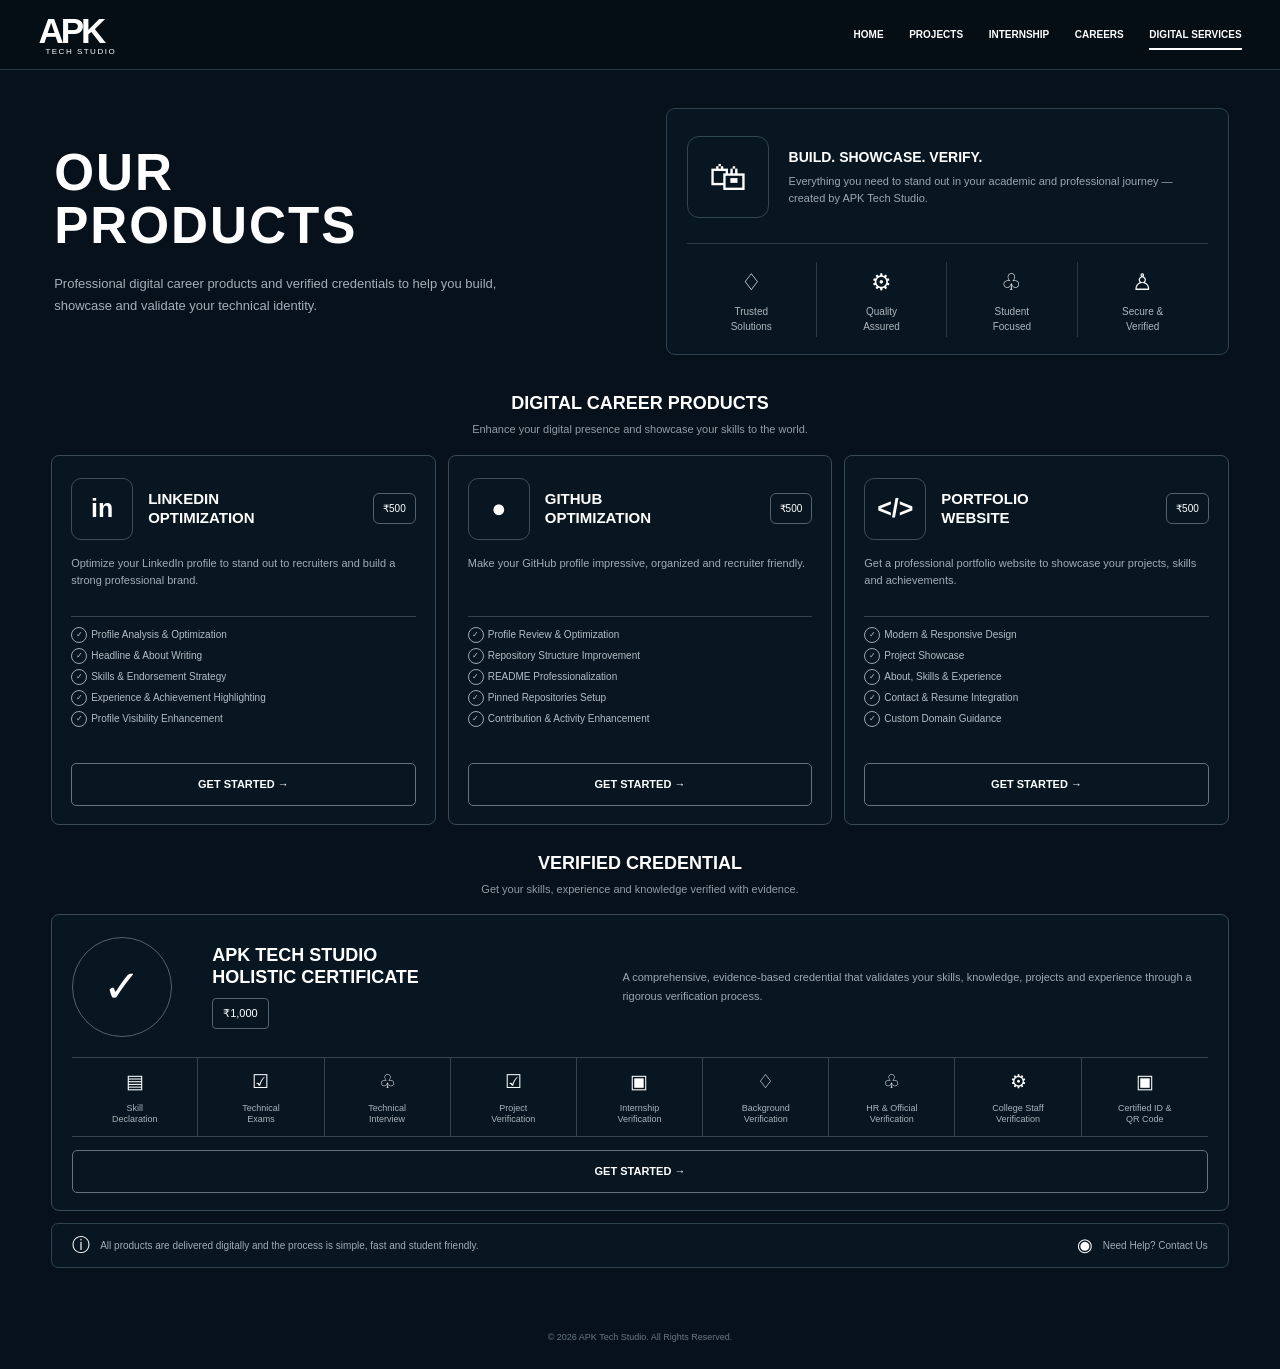
<file: digitalcareer.html>
<!DOCTYPE html>
<html lang="en">

<head>
    <meta charset="UTF-8">
    <meta name="viewport" content="width=device-width, initial-scale=1.0">

    <title>Products | APK Tech Studio</title>

    <link rel="stylesheet" href="digitalcareer.css">
</head>

<body>

    <!-- ================= NAVBAR ================= -->

    <header>

        <div class="logo">
            <div>APK</div>
            <span>TECH STUDIO</span>
        </div>

        <nav>
            <a href="home.html" class="active">HOME</a>
            <a href="https://forms.gle/o29UfXavdAGyxfG38" class="active">PROJECTS</a>
            <a href="internship.html" class="active">INTERNSHIP</a>
            <a href="https://docs.google.com/forms/d/e/1FAIpQLSdUC4N2FlHayBWCb3p4IaJCZSaL9d277mlprMPJHVKOxupXRQ/viewform?usp=header" class="active">CAREERS</a>
            <a href="digitalcareer.html" class="active">DIGITAL SERVICES</a>
            
        </nav>

  
    </header>


    <!-- ================= MAIN CONTENT ================= -->

    <main>


        <!-- ================= HERO SECTION ================= -->

        <section class="hero">

            <!-- LEFT SIDE -->

            <div class="hero-content">


                <h1>
                    OUR<br>
                    PRODUCTS
                </h1>

                <p>
                    Professional digital career products and verified
                    credentials to help you build, showcase and validate
                    your technical identity.
                </p>

            </div>


            <!-- RIGHT SIDE -->

            <div class="product-intro">

                <div class="intro-top">

                    <div class="intro-icon">
                        🛍
                    </div>

                    <div>
                        <h2>
                            BUILD. SHOWCASE. VERIFY.
                        </h2>

                        <p>
                            Everything you need to stand out in your
                            academic and professional journey —
                            created by APK Tech Studio.
                        </p>
                    </div>

                </div>


                <div class="intro-features">

                    <div>
                        <span>♢</span>
                        <p>
                            Trusted<br>
                            Solutions
                        </p>
                    </div>

                    <div>
                        <span>⚙</span>
                        <p>
                            Quality<br>
                            Assured
                        </p>
                    </div>

                    <div>
                        <span>♧</span>
                        <p>
                            Student<br>
                            Focused
                        </p>
                    </div>

                    <div>
                        <span>♙</span>
                        <p>
                            Secure &<br>
                            Verified
                        </p>
                    </div>

                </div>

            </div>

        </section>


        <!-- ================= DIGITAL CAREER PRODUCTS ================= -->

        <section class="digital-products">

            <div class="section-heading">

                <h2>
                    DIGITAL CAREER PRODUCTS
                </h2>

                <p>
                    Enhance your digital presence and showcase your
                    skills to the world.
                </p>

            </div>


            <div class="product-cards">


                <!-- LINKEDIN -->

                <div class="product-card">

                    <div class="product-title">

                        <div class="product-icon">
                            in
                        </div>

                        <h3>
                            LINKEDIN<br>
                            OPTIMIZATION
                        </h3>

                        <span class="price">
                            ₹500
                        </span>

                    </div>


                    <p class="product-description">
                        Optimize your LinkedIn profile to stand out
                        to recruiters and build a strong professional
                        brand.
                    </p>


                    <ul>

                        <li>
                            Profile Analysis & Optimization
                        </li>

                        <li>
                            Headline & About Writing
                        </li>

                        <li>
                            Skills & Endorsement Strategy
                        </li>

                        <li>
                            Experience & Achievement Highlighting
                        </li>

                        <li>
                            Profile Visibility Enhancement
                        </li>

                    </ul>


                    <a href="https://forms.gle/jHuA8k8XFBiJCNrs9" target="_blank">
                        GET STARTED →
                    </a>

                </div>


                <!-- GITHUB -->

                <div class="product-card">

                    <div class="product-title">

                        <div class="product-icon">
                            ●
                        </div>

                        <h3>
                            GITHUB<br>
                            OPTIMIZATION
                        </h3>

                        <span class="price">
                            ₹500
                        </span>

                    </div>


                    <p class="product-description">
                        Make your GitHub profile impressive,
                        organized and recruiter friendly.
                    </p>


                    <ul>

                        <li>
                            Profile Review & Optimization
                        </li>

                        <li>
                            Repository Structure Improvement
                        </li>

                        <li>
                            README Professionalization
                        </li>

                        <li>
                            Pinned Repositories Setup
                        </li>

                        <li>
                            Contribution & Activity Enhancement
                        </li>

                    </ul>


                    <a href="https://forms.gle/jHuA8k8XFBiJCNrs9" target="_blank">
                        GET STARTED →
                    </a>

                </div>


                <!-- PORTFOLIO -->

                <div class="product-card">

                    <div class="product-title">

                        <div class="product-icon">
                            &lt;/&gt;
                        </div>

                        <h3>
                            PORTFOLIO<br>
                            WEBSITE
                        </h3>

                        <span class="price">
                            ₹500
                        </span>

                    </div>


                    <p class="product-description">
                        Get a professional portfolio website to
                        showcase your projects, skills and
                        achievements.
                    </p>


                    <ul>

                        <li>
                            Modern & Responsive Design
                        </li>

                        <li>
                            Project Showcase
                        </li>

                        <li>
                            About, Skills & Experience
                        </li>

                        <li>
                            Contact & Resume Integration
                        </li>

                        <li>
                            Custom Domain Guidance
                        </li>

                    </ul>


                    <a href="https://forms.gle/jHuA8k8XFBiJCNrs9" target="_blank">
                        GET STARTED →
                    </a>

                </div>

            </div>

        </section>


        <!-- ================= VERIFIED CREDENTIAL ================= -->

        <section class="credential-section">

            <div class="section-heading">

                <h2>
                    VERIFIED CREDENTIAL
                </h2>

                <p>
                    Get your skills, experience and knowledge verified
                    with evidence.
                </p>

            </div>


            <div class="credential-card">


                <!-- CREDENTIAL HEADER -->

                <div class="credential-header">

                    <div class="credential-icon">
                        ✓
                    </div>


                    <div class="credential-title">

                        <h2>
                            APK TECH STUDIO<br>
                            HOLISTIC CERTIFICATE
                        </h2>

                        <span>
                            ₹1,000
                        </span>

                    </div>


                    <div class="credential-description">

                        <p>
                            A comprehensive, evidence-based credential
                            that validates your skills, knowledge,
                            projects and experience through a rigorous
                            verification process.
                        </p>

                    </div>

                </div>


                <!-- VERIFICATION ITEMS -->

                <div class="verification-items">


                    <div>
                        <span>▤</span>
                        <p>
                            Skill<br>
                            Declaration
                        </p>
                    </div>


                    <div>
                        <span>☑</span>
                        <p>
                            Technical<br>
                            Exams
                        </p>
                    </div>


                    <div>
                        <span>♧</span>
                        <p>
                            Technical<br>
                            Interview
                        </p>
                    </div>


                    <div>
                        <span>☑</span>
                        <p>
                            Project<br>
                            Verification
                        </p>
                    </div>


                    <div>
                        <span>▣</span>
                        <p>
                            Internship<br>
                            Verification
                        </p>
                    </div>


                    <div>
                        <span>♢</span>
                        <p>
                            Background<br>
                            Verification
                        </p>
                    </div>


                    <div>
                        <span>♧</span>
                        <p>
                            HR & Official<br>
                            Verification
                        </p>
                    </div>


                    <div>
                        <span>⚙</span>
                        <p>
                            College Staff<br>
                            Verification
                        </p>
                    </div>


                    <div>
                        <span>▣</span>
                        <p>
                            Certified ID &<br>
                            QR Code
                        </p>
                    </div>

                </div>


                <!-- CREDENTIAL BUTTON -->

                <a href="https://forms.gle/jHuA8k8XFBiJCNrs9" target="_blank">
                    GET STARTED →
                </a>

            </div>

        </section>


        <!-- ================= BOTTOM INFORMATION ================= -->

        <section class="bottom-information">

            <div>

                <span>ⓘ</span>

                <p>
                    All products are delivered digitally and the
                    process is simple, fast and student friendly.
                </p>

            </div>


            <div>

                <span>◉</span>

                <p>
                    Need Help? Contact Us
                </p>

            </div>

        </section>


    </main>


    <!-- ================= FOOTER ================= -->

    <footer>

        <p>
            © 2026 APK Tech Studio. All Rights Reserved.
        </p>

    </footer>


</body>

</html>
</file>
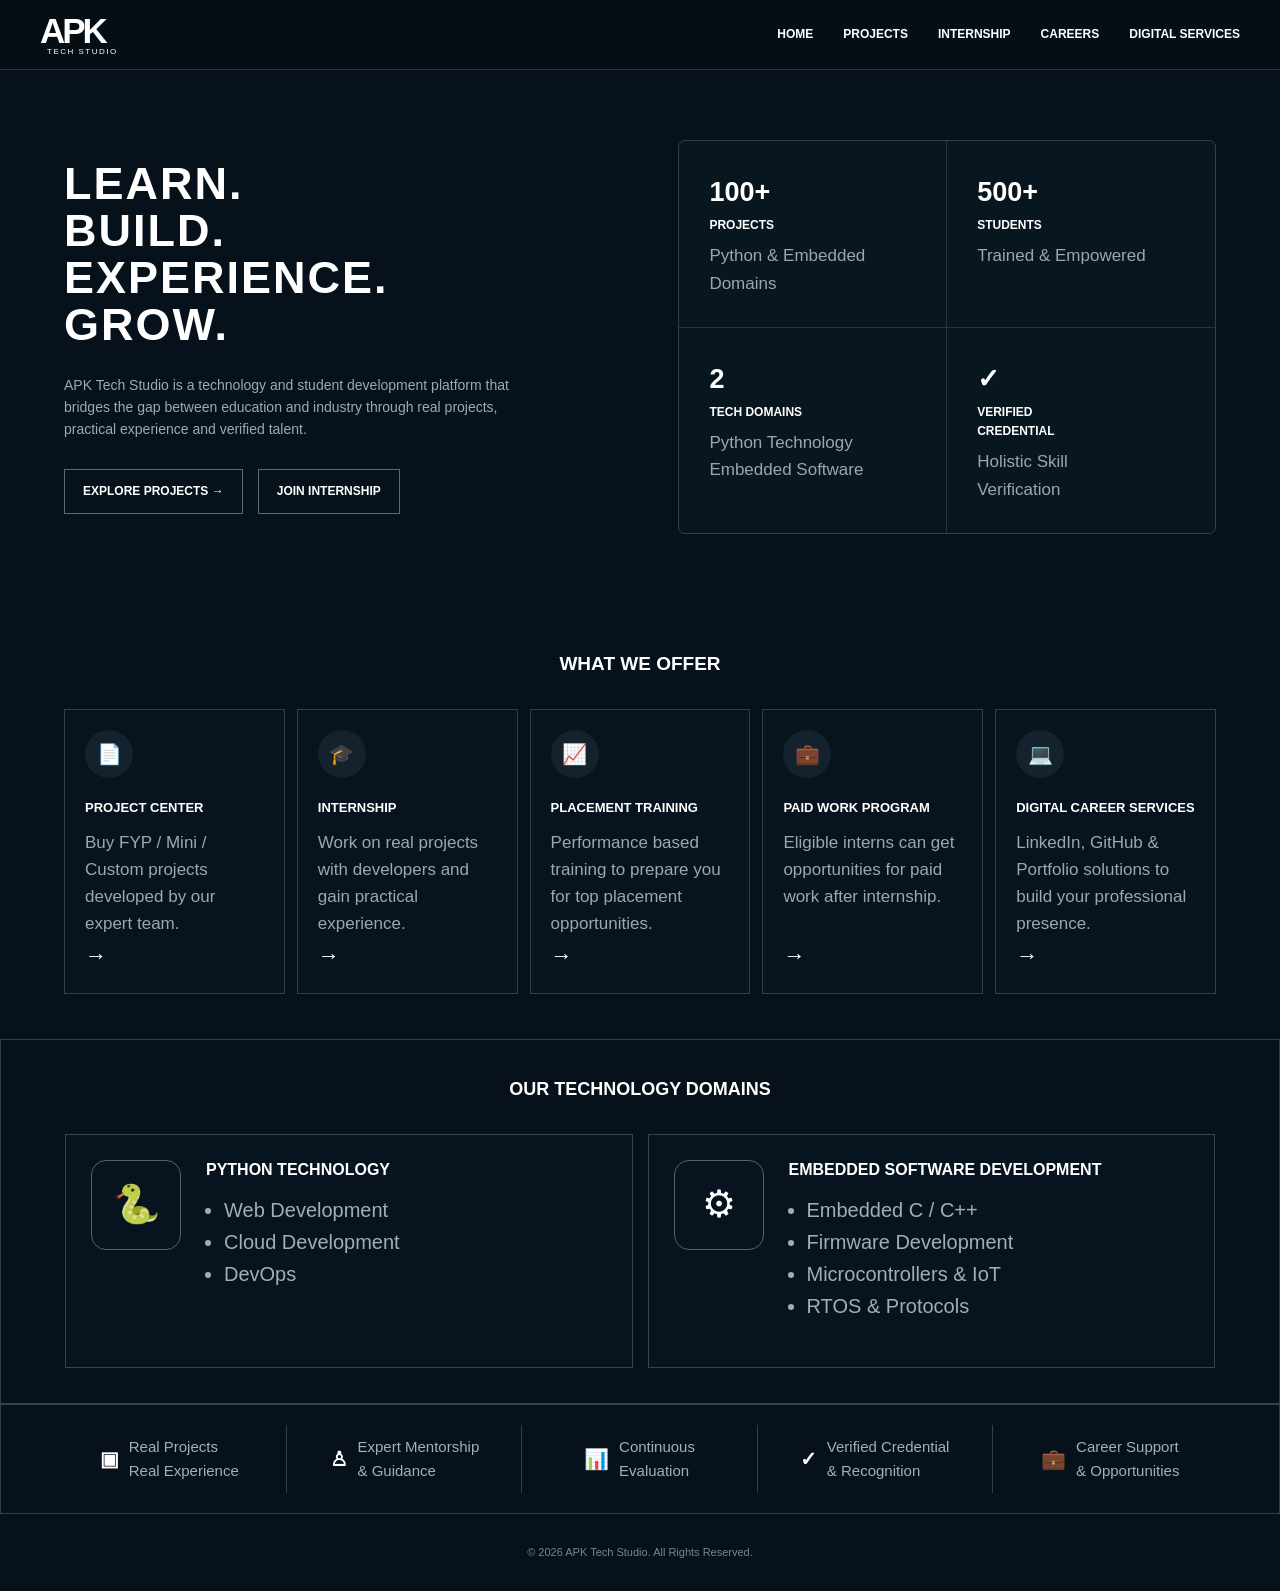
<file: home.html>
<!DOCTYPE html>
<html lang="en">
<head>
    <meta charset="UTF-8">
    <meta name="viewport" content="width=device-width, initial-scale=1.0">

    <title>APK Tech Studio</title>

    <link rel="stylesheet" href="home.css">
</head>

<body>

    <!-- ================= NAVBAR ================= -->

    <header>

        <div class="logo">
            <div>APK</div>
            <span>TECH STUDIO</span>
        </div>

        <nav>
            <a href="home.html" class="active">HOME</a>
            <a href="https://forms.gle/o29UfXavdAGyxfG38" class="active">PROJECTS</a>
            <a href="internship.html" class="active">INTERNSHIP</a>
            <a href="https://docs.google.com/forms/d/e/1FAIpQLSdUC4N2FlHayBWCb3p4IaJCZSaL9d277mlprMPJHVKOxupXRQ/viewform?usp=header" class="'active">CAREERS</a>
            <a href="digitalcareer.html" class="active">DIGITAL SERVICES</a>
           
        </nav>


    </header>


    <!-- ================= HERO SECTION ================= -->

    <section id="home" class="hero">

        <!-- LEFT SIDE -->

        <div class="hero-content">

            <h1>
                LEARN.<br>
                BUILD.<br>
                EXPERIENCE.<br>
                GROW.
            </h1>

            <p>
                APK Tech Studio is a technology and student development
                platform that bridges the gap between education and
                industry through real projects, practical experience and
                verified talent.
            </p>

            <div class="hero-buttons">

                <a href="https://forms.google.com/" target="_blank">
                    EXPLORE PROJECTS →
                </a>

                <a href="https://docs.google.com/forms/d/e/1FAIpQLSeSoKMvvlLZgKBlvVvbYHmrg935btLj8cwzdzKWP4TZ6lh7Ww/viewform?usp=header" target="_blank">
                    JOIN INTERNSHIP
                </a>

            </div>

        </div>


        <!-- RIGHT SIDE -->

        <div class="stats">

            <div class="stat-card">

                <div class="stat">
                    <h2>100+</h2>
                    <p>PROJECTS</p>
                    <span>Python & Embedded<br>Domains</span>
                </div>

                <div class="stat">
                    <h2>500+</h2>
                    <p>STUDENTS</p>
                    <span>Trained & Empowered</span>
                </div>

            </div>


            <div class="stat-card">

                <div class="stat">
                    <h2>2</h2>
                    <p>TECH DOMAINS</p>
                    <span>
                        Python Technology<br>
                        Embedded Software
                    </span>
                </div>

                <div class="stat">
                    <h2>✓</h2>
                    <p>VERIFIED<br>CREDENTIAL</p>
                    <span>Holistic Skill<br>Verification</span>
                </div>

            </div>

        </div>

    </section>


    <!-- ================= WHAT WE OFFER ================= -->

    <section id="services" class="offer">

        <h2>WHAT WE OFFER</h2>

        <div class="offer-container">


            <!-- PROJECT CENTER -->

            <div class="offer-card">

                <div class="icon">📄</div>

                <h3>PROJECT CENTER</h3>

                <p>
                    Buy FYP / Mini / Custom projects developed
                    by our expert team.
                </p>

                <a href="https://forms.google.com/" target="_blank">
                    →
                </a>

            </div>


            <!-- INTERNSHIP -->

            <div class="offer-card">

                <div class="icon">🎓</div>

                <h3>INTERNSHIP</h3>

                <p>
                    Work on real projects with developers and
                    gain practical experience.
                </p>

                <a href="https://forms.google.com/" target="_blank">
                    →
                </a>

            </div>


            <!-- PLACEMENT TRAINING -->

            <div class="offer-card">

                <div class="icon">📈</div>

                <h3>PLACEMENT TRAINING</h3>

                <p>
                    Performance based training to prepare you
                    for top placement opportunities.
                </p>

                <a href="https://forms.google.com/" target="_blank">
                    →
                </a>

            </div>


            <!-- PAID WORK -->

            <div class="offer-card">

                <div class="icon">💼</div>

                <h3>PAID WORK PROGRAM</h3>

                <p>
                    Eligible interns can get opportunities
                    for paid work after internship.
                </p>

                <a href="https://forms.google.com/" target="_blank">
                    →
                </a>

            </div>


            <!-- DIGITAL CAREER -->

            <div class="offer-card">

                <div class="icon">💻</div>

                <h3>DIGITAL CAREER SERVICES</h3>

                <p>
                    LinkedIn, GitHub & Portfolio solutions to
                    build your professional presence.
                </p>

                <a href="https://forms.google.com/" target="_blank">
                    →
                </a>

            </div>

        </div>

    </section>


    <!-- ================= TECHNOLOGY DOMAINS ================= -->

    <section class="technology">

        <h2>OUR TECHNOLOGY DOMAINS</h2>


        <div class="technology-container">


            <!-- PYTHON -->

            <div class="technology-card">

                <div class="technology-icon">
                    🐍
                </div>

                <div>

                    <h3>PYTHON TECHNOLOGY</h3>

                    <ul>
                        <li>Web Development</li>
                        <li>Cloud Development</li>
                        <li>DevOps</li>
                    </ul>

                </div>

            </div>


            <!-- EMBEDDED -->

            <div class="technology-card">

                <div class="technology-icon">
                    ⚙
                </div>

                <div>

                    <h3>EMBEDDED SOFTWARE DEVELOPMENT</h3>

                    <ul>
                        <li>Embedded C / C++</li>
                        <li>Firmware Development</li>
                        <li>Microcontrollers & IoT</li>
                        <li>RTOS & Protocols</li>
                    </ul>


                </div>

            </div>

        </div>

    </section>


    <!-- ================= FEATURES ================= -->

    <section class="features">

        <div>
            <strong>▣</strong>
            <span>Real Projects<br>Real Experience</span>
        </div>

        <div>
            <strong>♙</strong>
            <span>Expert Mentorship<br>& Guidance</span>
        </div>

        <div>
            <strong>📊</strong>
            <span>Continuous<br>Evaluation</span>
        </div>

        <div>
            <strong>✓</strong>
            <span>Verified Credential<br>& Recognition</span>
        </div>

        <div>
            <strong>💼</strong>
            <span>Career Support<br>& Opportunities</span>
        </div>

    </section>


    <!-- ================= FOOTER ================= -->

    <footer>

        <p>
            © 2026 APK Tech Studio. All Rights Reserved.
        </p>

    </footer>


</body>
</html>
</file>
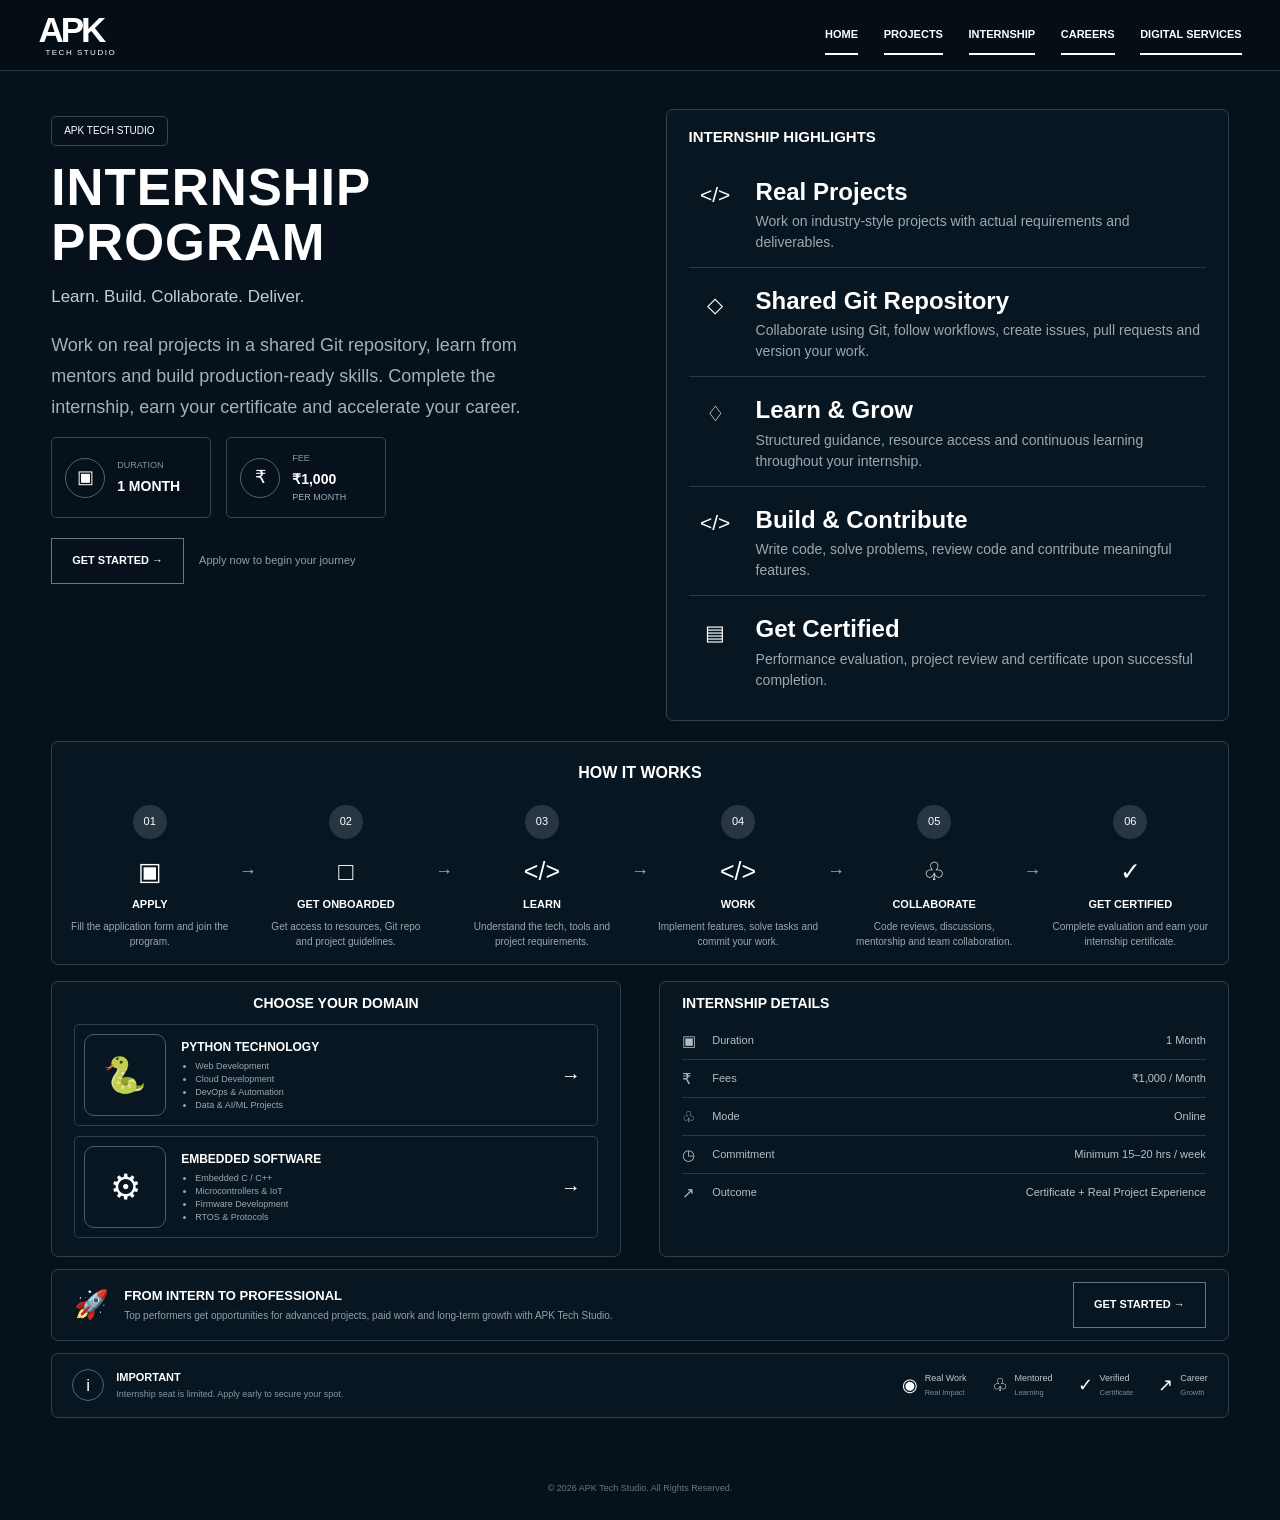
<file: internship.html>
<!DOCTYPE html>
<html lang="en">

<head>
    <meta charset="UTF-8">
    <meta name="viewport" content="width=device-width, initial-scale=1.0">

    <title>Internship Program | APK Tech Studio</title>

    <link rel="stylesheet" href="internship.css">
</head>

<body>

    <!-- ================= NAVBAR ================= -->

    <header class="navbar">

        <div class="logo">
            <div class="logo-main">APK</div>
            <div class="logo-sub">TECH STUDIO</div>
        </div>

        <nav>
            <a href="home.html" class="active">HOME</a>
            <a href="https://forms.gle/o29UfXavdAGyxfG38" class="active">PROJECTS</a>
            <a href="https://docs.google.com/forms/d/e/1FAIpQLSeSoKMvvlLZgKBlvVvbYHmrg935btLj8cwzdzKWP4TZ6lh7Ww/viewform?usp=header" class="active">INTERNSHIP</a>
            <a href="https://docs.google.com/forms/d/e/1FAIpQLSdUC4N2FlHayBWCb3p4IaJCZSaL9d277mlprMPJHVKOxupXRQ/viewform?usp=header" class="active">CAREERS</a>
            <a href="digitalcareer.html" class="active">DIGITAL SERVICES</a>
          
        </nav>

     

     

    </header>


    <!-- ================= MAIN HERO ================= -->

    <main>

        <section class="hero-section">

            <!-- LEFT SIDE -->

            <div class="hero-left">

                <div class="small-label">
                    APK TECH STUDIO
                </div>

                <h1>
                    INTERNSHIP<br>
                    PROGRAM
                </h1>

                <h2>
                    Learn. Build. Collaborate. Deliver.
                </h2>

                <p>
                    Work on real projects in a shared Git repository,
                    learn from mentors and build production-ready skills.
                    Complete the internship, earn your certificate and
                    accelerate your career.
                </p>


                <!-- DURATION + FEE -->

                <div class="info-boxes">

                    <div class="info-box">

                        <div class="info-icon">
                            ▣
                        </div>

                        <div>
                            <span>DURATION</span>
                            <strong>1 MONTH</strong>
                        </div>

                    </div>


                    <div class="info-box">

                        <div class="info-icon">
                            ₹
                        </div>

                        <div>
                            <span>FEE</span>
                            <strong>₹1,000</strong>
                            <small>PER MONTH</small>
                        </div>

                    </div>

                </div>


                <!-- GET STARTED -->

                <div class="hero-action">

                    <a href="https://forms.gle/gLFedseUcjmbfkUo6" target="_blank" class="primary-button">
                        GET STARTED →
                    </a>

                    <span>
                        Apply now to begin your journey
                    </span>

                </div>

            </div>


            <!-- RIGHT SIDE -->

            <div class="highlights">

                <h2>
                    INTERNSHIP HIGHLIGHTS
                </h2>


                <!-- HIGHLIGHT 1 -->

                <div class="highlight-item">

                    <div class="highlight-icon">
                        &lt;/&gt;
                    </div>

                    <div>
                        <h2>Real Projects</h2>

                        <p>
                            Work on industry-style projects with actual
                            requirements and deliverables.
                        </p>
                    </div>

                </div>


                <!-- HIGHLIGHT 2 -->

                <div class="highlight-item">

                    <div class="highlight-icon">
                        ◇
                    </div>

                    <div>
                        <h2>Shared Git Repository</h2>

                        <p>
                            Collaborate using Git, follow workflows,
                            create issues, pull requests and version
                            your work.
                        </p>
                    </div>

                </div>


                <!-- HIGHLIGHT 3 -->

                <div class="highlight-item">

                    <div class="highlight-icon">
                        ♢
                    </div>

                    <div>
                        <h2>Learn & Grow</h2>

                        <p>
                            Structured guidance, resource access and
                            continuous learning throughout your internship.
                        </p>
                    </div>

                </div>


                <!-- HIGHLIGHT 4 -->

                <div class="highlight-item">

                    <div class="highlight-icon">
                        &lt;/&gt;
                    </div>

                    <div>
                        <h2>Build & Contribute</h2>

                        <p>
                            Write code, solve problems, review code and
                            contribute meaningful features.
                        </p>
                    </div>

                </div>


                <!-- HIGHLIGHT 5 -->

                <div class="highlight-item">

                    <div class="highlight-icon">
                        ▤
                    </div>

                    <div>
                        <h2>Get Certified</h2>

                        <p>
                            Performance evaluation, project review and
                            certificate upon successful completion.
                        </p>
                    </div>

                </div>

            </div>

        </section>


        <!-- ================= HOW IT WORKS ================= -->

        <section class="how-section">

            <h2>HOW IT WORKS</h2>

            <div class="steps">


                <!-- STEP 01 -->

                <div class="step">

                    <div class="step-number">01</div>

                    <div class="step-icon">▣</div>

                    <h3>APPLY</h3>

                    <p>
                        Fill the application form and join the program.
                    </p>

                </div>


                <div class="arrow">→</div>


                <!-- STEP 02 -->

                <div class="step">

                    <div class="step-number">02</div>

                    <div class="step-icon">□</div>

                    <h3>GET ONBOARDED</h3>

                    <p>
                        Get access to resources, Git repo and project
                        guidelines.
                    </p>

                </div>


                <div class="arrow">→</div>


                <!-- STEP 03 -->

                <div class="step">

                    <div class="step-number">03</div>

                    <div class="step-icon">&lt;/&gt;</div>

                    <h3>LEARN</h3>

                    <p>
                        Understand the tech, tools and project requirements.
                    </p>

                </div>


                <div class="arrow">→</div>


                <!-- STEP 04 -->

                <div class="step">

                    <div class="step-number">04</div>

                    <div class="step-icon">&lt;/&gt;</div>

                    <h3>WORK</h3>

                    <p>
                        Implement features, solve tasks and commit your work.
                    </p>

                </div>


                <div class="arrow">→</div>


                <!-- STEP 05 -->

                <div class="step">

                    <div class="step-number">05</div>

                    <div class="step-icon">♧</div>

                    <h3>COLLABORATE</h3>

                    <p>
                        Code reviews, discussions, mentorship and team
                        collaboration.
                    </p>

                </div>


                <div class="arrow">→</div>


                <!-- STEP 06 -->

                <div class="step">

                    <div class="step-number">06</div>

                    <div class="step-icon">✓</div>

                    <h3>GET CERTIFIED</h3>

                    <p>
                        Complete evaluation and earn your internship
                        certificate.
                    </p>

                </div>

            </div>

        </section>


        <!-- ================= DOMAIN + DETAILS ================= -->

        <section class="middle-section">


            <!-- CHOOSE DOMAIN -->

            <div class="domain-section">

                <h2>CHOOSE YOUR DOMAIN</h2>


                <!-- PYTHON -->

                <div class="domain-card">

                    <div class="domain-icon">
                        🐍
                    </div>

                    <div class="domain-content">

                        <h3>PYTHON TECHNOLOGY</h3>

                        <ul>
                            <li>Web Development</li>
                            <li>Cloud Development</li>
                            <li>DevOps & Automation</li>
                            <li>Data & AI/ML Projects</li>
                        </ul>

                    </div>

                    <div class="domain-arrow">
                        →
                    </div>

                </div>


                <!-- EMBEDDED -->

                <div class="domain-card">

                    <div class="domain-icon">
                        ⚙
                    </div>

                    <div class="domain-content">

                        <h3>EMBEDDED SOFTWARE</h3>

                        <ul>
                            <li>Embedded C / C++</li>
                            <li>Microcontrollers & IoT</li>
                            <li>Firmware Development</li>
                            <li>RTOS & Protocols</li>
                        </ul>

                    </div>

                    <div class="domain-arrow">
                        →
                    </div>

                </div>

            </div>


            <!-- INTERNSHIP DETAILS -->

            <div class="details-section">

                <h2>INTERNSHIP DETAILS</h2>


                <div class="detail-row">

                    <span class="detail-icon">▣</span>

                    <span>Duration</span>

                    <strong>1 Month</strong>

                </div>


                <div class="detail-row">

                    <span class="detail-icon">₹</span>

                    <span>Fees</span>

                    <strong>₹1,000 / Month</strong>

                </div>


                <div class="detail-row">

                    <span class="detail-icon">♧</span>

                    <span>Mode</span>

                    <strong>Online</strong>

                </div>


                <div class="detail-row">

                    <span class="detail-icon">◷</span>

                    <span>Commitment</span>

                    <strong>Minimum 15–20 hrs / week</strong>

                </div>


                <div class="detail-row">

                    <span class="detail-icon">↗</span>

                    <span>Outcome</span>

                    <strong>Certificate + Real Project Experience</strong>

                </div>

            </div>

        </section>


        <!-- ================= CAREER BANNER ================= -->

        <section class="career-banner">

            <div class="career-text">

                <div class="rocket">
                    🚀
                </div>

                <div>

                    <h2>
                        FROM INTERN TO PROFESSIONAL
                    </h2>

                    <p>
                        Top performers get opportunities for advanced
                        projects, paid work and long-term growth with
                        APK Tech Studio.
                    </p>

                </div>

            </div>


            <a href="https://forms.gle/gLFedseUcjmbfkUo6" target="_blank" class="primary-button">
                GET STARTED →
            </a>

        </section>


        <!-- ================= IMPORTANT ================= -->

        <section class="bottom-section">

            <div class="important">

                <div class="important-icon">
                    i
                </div>

                <div>

                    <h3>IMPORTANT</h3>

                    <p>
                        Internship seat is limited. Apply early to
                        secure your spot.
                    </p>

                </div>

            </div>


            <div class="benefits">

                <div>
                    <span>◉</span>
                    <p>
                        Real Work<br>
                        <small>Real Impact</small>
                    </p>
                </div>

                <div>
                    <span>♧</span>
                    <p>
                        Mentored<br>
                        <small>Learning</small>
                    </p>
                </div>

                <div>
                    <span>✓</span>
                    <p>
                        Verified<br>
                        <small>Certificate</small>
                    </p>
                </div>

                <div>
                    <span>↗</span>
                    <p>
                        Career<br>
                        <small>Growth</small>
                    </p>
                </div>

            </div>

        </section>

    </main>


    <!-- ================= FOOTER ================= -->

    <footer>

        <p>
            © 2026 APK Tech Studio. All Rights Reserved.
        </p>

    </footer>


</body>

</html>
</file>
<file: digitalcareer.css>
/* =========================
   RESET
========================= */

* {
    margin: 0;
    padding: 0;
    box-sizing: border-box;
}

html {
    scroll-behavior: smooth;
}

body {
    width: 100%;
    font-family: Arial, Helvetica, sans-serif;
    background: #06111b;
    color: #ffffff;
    line-height: 1.5;
    overflow-x: hidden;
}


/* =========================
   NAVBAR
========================= */

header {
    width: 100%;
    min-height: 70px;

    padding: 12px clamp(15px, 3vw, 40px);

    display: flex;
    align-items: center;

    background: #050d15;

    border-bottom: 1px solid #293945;

    gap: 15px;
}


/* =========================
   LOGO
========================= */

.logo {
    width: 155px;

    line-height: 1;

    flex-shrink: 0;
}

.logo div {
    font-size: 35px;

    font-weight: 900;

    letter-spacing: -3px;
}

.logo span {
    display: block;

    margin-left: 7px;

    font-size: 8px;

    letter-spacing: 1.5px;
}


/* =========================
   NAVIGATION
========================= */

nav {
    display: flex;

    align-items: center;

    justify-content: flex-end;

    gap: clamp(12px, 2vw, 27px);

    margin-left: auto;

    flex-wrap: wrap;
}

nav a {
    position: relative;

    color: #ffffff;

    text-decoration: none;

    font-size: 10px;

    font-weight: bold;

    padding: 15px 0;

    white-space: nowrap;
}

nav a:hover {
    color: #aebac3;
}


/* ACTIVE DIGITAL SERVICES */

nav a[href="digitalcareer.html"]::after {
    content: "";

    position: absolute;

    left: 0;

    bottom: 7px;

    width: 100%;

    height: 2px;

    background: #ffffff;
}


/* =========================
   MAIN
========================= */

main {
    width: 100%;

    margin: 0 auto;

    padding: 38px clamp(20px, 4vw, 70px);
}


/* =========================
   HERO
========================= */

.hero {
    width: 100%;

    display: grid;

    grid-template-columns: 1fr 1fr;

    gap: clamp(30px, 4vw, 65px);

    align-items: center;
}


/* HERO CONTENT */

.hero-content {
    padding-left: 3px;
}

.breadcrumb {
    margin-bottom: 22px;

    color: #65747f;

    font-size: 10px;
}

.hero-content h1 {
    font-size: clamp(38px, 4vw, 52px);

    line-height: 1.05;

    letter-spacing: 2px;

    margin-bottom: 20px;
}

.hero-content p {
    max-width: 480px;

    color: #a4afb7;

    font-size: 13px;

    line-height: 1.7;
}


/* =========================
   PRODUCT INTRO
========================= */

.product-intro {
    width: 100%;

    padding: 27px 20px 17px;

    border: 1px solid #30414e;

    border-radius: 9px;

    background: #081621;
}

.intro-top {
    display: flex;

    align-items: center;

    gap: 20px;

    padding-bottom: 25px;
}

.intro-icon {
    width: 82px;
    height: 82px;

    flex-shrink: 0;

    border: 1px solid #304653;

    border-radius: 12px;

    display: flex;

    align-items: center;

    justify-content: center;

    font-size: 38px;
}

.intro-top h2 {
    font-size: 14px;

    margin-bottom: 5px;
}

.intro-top p {
    color: #9ba7b0;

    font-size: 11px;

    line-height: 1.55;
}


/* =========================
   INTRO FEATURES
========================= */

.intro-features {
    display: grid;

    grid-template-columns: repeat(4, 1fr);

    border-top: 1px solid #293b47;

    padding-top: 18px;
}

.intro-features div {
    min-height: 75px;

    display: flex;

    flex-direction: column;

    align-items: center;

    justify-content: center;

    text-align: center;

    border-right: 1px solid #293b47;
}

.intro-features div:last-child {
    border-right: none;
}

.intro-features span {
    font-size: 23px;

    margin-bottom: 5px;
}

.intro-features p {
    color: #adb7be;

    font-size: 10px;
}


/* =========================
   SECTION HEADING
========================= */

.section-heading {
    text-align: center;

    margin-bottom: 17px;
}

.section-heading h2 {
    display: inline-block;

    font-size: 18px;

    margin-bottom: 4px;
}

.section-heading p {
    color: #919da6;

    font-size: 11px;
}


/* =========================
   DIGITAL PRODUCTS
========================= */

.digital-products {
    margin-top: 35px;
}

.product-cards {
    display: grid;

    grid-template-columns: repeat(3, 1fr);

    gap: 12px;
}

.product-card {
    min-height: 370px;

    padding: 22px 19px 18px;

    border: 1px solid #3a4b57;

    border-radius: 8px;

    background: #081621;

    display: flex;

    flex-direction: column;
}

.product-card:hover {
    border-color: #647581;
}


/* PRODUCT TITLE */

.product-title {
    display: flex;

    align-items: center;

    gap: 15px;

    margin-bottom: 15px;
}

.product-icon {
    width: 62px;
    height: 62px;

    flex-shrink: 0;

    border: 1px solid #3c4e5a;

    border-radius: 10px;

    display: flex;

    align-items: center;

    justify-content: center;

    font-size: 25px;

    font-weight: bold;
}

.product-title h3 {
    font-size: 15px;

    line-height: 1.25;
}

.price {
    margin-left: auto;

    padding: 7px 9px;

    border: 1px solid #52636e;

    border-radius: 6px;

    font-size: 10px;

    white-space: nowrap;
}


/* =========================
   DESCRIPTION
========================= */

.product-description {
    color: #a2adb5;

    font-size: 11px;

    line-height: 1.55;

    min-height: 62px;

    padding-bottom: 12px;

    border-bottom: 1px solid #344550;
}


/* =========================
   PRODUCT LIST
========================= */

.product-card ul {
    list-style: none;

    margin: 10px 0 15px;
}

.product-card li {
    position: relative;

    padding-left: 20px;

    margin-bottom: 6px;

    color: #b3bdc4;

    font-size: 10px;
}

.product-card li::before {
    content: "✓";

    position: absolute;

    left: 0;

    width: 14px;

    height: 14px;

    border: 1px solid #9aa8b1;

    border-radius: 50%;

    display: flex;

    align-items: center;

    justify-content: center;

    font-size: 8px;
}


/* =========================
   PRODUCT BUTTON
========================= */

.product-card > a {
    margin-top: auto;

    width: 100%;

    padding: 12px;

    border: 1px solid #647580;

    border-radius: 5px;

    color: #ffffff;

    text-decoration: none;

    text-align: center;

    font-size: 11px;

    font-weight: bold;
}

.product-card > a:hover {
    background: #152633;
}


/* =========================
   VERIFIED CREDENTIAL
========================= */

.credential-section {
    margin-top: 25px;
}

.credential-card {
    width: 100%;

    padding: 22px 20px 17px;

    border: 1px solid #3a4b57;

    border-radius: 8px;

    background: #081621;
}


/* CREDENTIAL HEADER */

.credential-header {
    display: grid;

    grid-template-columns: 120px 1fr 1.5fr;

    gap: 20px;

    align-items: center;

    padding-bottom: 20px;
}


/* CREDENTIAL ICON */

.credential-icon {
    width: 100px;
    height: 100px;

    border: 1px solid #52636e;

    border-radius: 50%;

    display: flex;

    align-items: center;

    justify-content: center;

    font-size: 45px;
}


/* CREDENTIAL TITLE */

.credential-title h2 {
    font-size: 18px;

    line-height: 1.2;

    margin-bottom: 10px;
}

.credential-title span {
    display: inline-block;

    padding: 6px 10px;

    border: 1px solid #52636e;

    border-radius: 4px;

    font-size: 11px;
}


/* CREDENTIAL DESCRIPTION */

.credential-description p {
    color: #9da8b1;

    font-size: 11px;

    line-height: 1.7;
}


/* =========================
   VERIFICATION ITEMS
========================= */

.verification-items {
    display: grid;

    grid-template-columns: repeat(9, 1fr);

    border-top: 1px solid #344550;

    border-bottom: 1px solid #344550;
}

.verification-items > div {
    min-height: 78px;

    padding: 9px 5px;

    display: flex;

    flex-direction: column;

    align-items: center;

    justify-content: center;

    text-align: center;

    border-right: 1px solid #344550;
}

.verification-items > div:last-child {
    border-right: none;
}

.verification-items span {
    font-size: 19px;

    margin-bottom: 6px;
}

.verification-items p {
    color: #a9b3ba;

    font-size: 9px;

    line-height: 1.3;
}


/* =========================
   CREDENTIAL BUTTON
========================= */

.credential-card > a {
    display: block;

    margin-top: 13px;

    padding: 12px;

    border: 1px solid #647580;

    border-radius: 5px;

    color: #ffffff;

    text-decoration: none;

    text-align: center;

    font-size: 11px;

    font-weight: bold;
}

.credential-card > a:hover {
    background: #152633;
}


/* =========================
   BOTTOM INFORMATION
========================= */

.bottom-information {
    width: 100%;

    margin-top: 12px;

    min-height: 43px;

    padding: 8px 20px;

    border: 1px solid #30414e;

    border-radius: 7px;

    background: #081621;

    display: flex;

    align-items: center;

    justify-content: space-between;

    gap: 20px;
}

.bottom-information div {
    display: flex;

    align-items: center;

    gap: 10px;
}

.bottom-information span {
    font-size: 18px;
}

.bottom-information p {
    color: #a1adb5;

    font-size: 10px;
}


/* =========================
   FOOTER
========================= */

footer {
    text-align: center;

    padding: 25px;

    color: #687781;

    font-size: 9px;
}


/* ==================================================
   TABLET
================================================== */

@media (max-width: 1000px) {

    header {
        padding-left: 20px;
        padding-right: 20px;
    }

    .logo {
        width: 130px;
    }

    .logo div {
        font-size: 31px;
    }

    nav {
        gap: 12px;
    }

    nav a {
        font-size: 8px;
    }

    .hero {
        grid-template-columns: 1fr;
    }

    .product-cards {
        grid-template-columns: repeat(2, 1fr);
    }

    .verification-items {
        grid-template-columns: repeat(5, 1fr);
    }

    .verification-items > div {
        border-bottom: 1px solid #344550;
    }
}


/* ==================================================
   MOBILE / TABLET
================================================== */

@media (max-width: 750px) {

    header {
        min-height: auto;

        padding: 15px;

        align-items: flex-start;
    }

    /*
       NAVIGATION REMAINS VISIBLE ON MOBILE
    */

    nav {
        display: flex;

        width: 100%;

        margin-left: auto;

        justify-content: flex-end;

        gap: 8px 12px;

        flex-wrap: wrap;
    }

    nav a {
        font-size: 8px;

        padding: 8px 0;
    }

    nav a[href="digitalcareer.html"]::after {
        bottom: 2px;
    }

    main {
        padding: 30px 20px;
    }

    .product-cards {
        grid-template-columns: 1fr;
    }

    .credential-header {
        grid-template-columns: 100px 1fr;
    }

    .credential-description {
        grid-column: 1 / -1;
    }

    .verification-items {
        grid-template-columns: repeat(3, 1fr);
    }

    .intro-features {
        grid-template-columns: repeat(2, 1fr);
    }

    .intro-features div:nth-child(2) {
        border-right: none;
    }

    .intro-features div {
        border-bottom: 1px solid #293b47;
    }

    .bottom-information {
        flex-direction: column;

        align-items: flex-start;

        gap: 10px;
    }
}


/* ==================================================
   SMALL MOBILE
================================================== */

@media (max-width: 500px) {

    header {
        flex-direction: column;

        align-items: center;

        padding: 14px 12px;
    }

    .logo {
        width: auto;

        text-align: center;
    }

    .logo div {
        font-size: 28px;
    }

    .logo span {
        margin-left: 0;

        font-size: 7px;
    }

    /*
       NAVIGATION STILL VISIBLE
    */

    nav {
        width: 100%;

        justify-content: center;

        gap: 6px 11px;

        margin: 8px 0 0;
    }

    nav a {
        font-size: 8px;

        padding: 5px 0;
    }

    nav a[href="digitalcareer.html"]::after {
        bottom: 0;
    }

    main {
        padding: 25px 15px;
    }

    .hero-content h1 {
        font-size: 36px;
    }

    .hero-content p {
        font-size: 12px;
    }

    .intro-top {
        align-items: flex-start;
    }

    .intro-icon {
        width: 65px;

        height: 65px;

        font-size: 28px;
    }

    .intro-top h2 {
        font-size: 12px;
    }

    .intro-top p {
        font-size: 10px;
    }

    .intro-features {
        grid-template-columns: 1fr 1fr;
    }

    .product-title {
        gap: 10px;
    }

    .product-icon {
        width: 52px;

        height: 52px;
    }

    .product-title h3 {
        font-size: 13px;
    }

    .price {
        font-size: 9px;
    }

    .credential-header {
        grid-template-columns: 1fr;

        text-align: center;
    }

    .credential-icon {
        margin: auto;
    }

    .credential-description {
        grid-column: auto;
    }

    .verification-items {
        grid-template-columns: repeat(2, 1fr);
    }

    .verification-items > div {
        border-right: 1px solid #344550;
    }

    .verification-items > div:nth-child(even) {
        border-right: none;
    }

    .section-heading h2 {
        font-size: 15px;
    }
}
</file>
<file: home.css>
/* =========================
   RESET
========================= */

* {
    margin: 0;
    padding: 0;
    box-sizing: border-box;
}

html {
    scroll-behavior: smooth;
}

body {
    font-family: Arial, Helvetica, sans-serif;
    background-color: #06111b;
    color: #ffffff;
    line-height: 1.6;
}


/* =========================
   NAVBAR
========================= */

header {
    width: 100%;
    height: 70px;
    padding: 0 40px;

    display: flex;
    align-items: center;
    justify-content: space-between;

    background-color: #050d15;
    border-bottom: 1px solid #263440;
}


/* LOGO */

.logo {
    width: 155px;

    line-height: 1;
}


.logo div {
    font-size: 35px;
    font-weight: 900;
    letter-spacing: -3px;
    font-family: 'Ethnocentric-Regular', sans-serif;}


.logo span {
    display: block;

    margin-left: 7px;

    font-size: 8px;
    letter-spacing: 1.5px;
}


/* NAVIGATION */

nav {
    display: flex;
    gap: 30px;
}

nav a {
    color: #ffffff;
    text-decoration: none;
    font-size: 12px;
    font-weight: bold;
}

nav a:hover {
    color: #aebdcc;
}


/* GET STARTED */

.get-started {
    color: white;
    text-decoration: none;

    border: 1px solid #586979;
    padding: 11px 18px;

    font-size: 11px;
    font-weight: bold;
}

.get-started:hover {
    background-color: #142332;
}


/* MENU */

.menu-button {
    background: transparent;
    color: white;

    border: 1px solid #334452;

    padding: 8px 11px;

    font-size: 18px;
}


/* =========================
   HERO SECTION
========================= */
.hero {
    width: 100%;
    max-width: none;

    margin: 0;

    min-height: 470px;

    padding: 70px clamp(25px, 5vw, 80px);

    display: grid;
    grid-template-columns: 1fr 1fr;

    gap: clamp(40px, 6vw, 100px);

    align-items: center;
}

/* HERO TEXT */

.hero-content h1 {
    font-size: 45px;
    line-height: 1.05;

    letter-spacing: 2px;

    margin-bottom: 25px;
}

.hero-content p {
    max-width: 480px;

    color: #9daab6;

    font-size: 14px;

    margin-bottom: 28px;
}


/* HERO BUTTONS */

.hero-buttons {
    display: flex;
    gap: 15px;
}

.hero-buttons a {
    display: inline-block;

    padding: 12px 18px;

    border: 1px solid #596a79;

    color: white;

    text-decoration: none;

    font-size: 12px;
    font-weight: bold;
}

.hero-buttons a:hover {
    background-color: #162635;
}


/* =========================
   STATISTICS
========================= */

.stats {
    border: 1px solid #31404d;

    border-radius: 7px;

    overflow: hidden;

    background-color: #081620;
}

.stat-card {
    display: grid;
    grid-template-columns: 1fr 1fr;
}

.stat {
    min-height: 175px;

    padding: 30px;

    border-bottom: 1px solid #263642;
}

.stat:nth-child(odd) {
    border-right: 1px solid #263642;
}

.stat-card:last-child .stat {
    border-bottom: none;
}

.stat h2 {
    font-size: 27px;
    margin-bottom: 2px;
}

.stat p {
    font-size: 12px;
    font-weight: bold;
}

.stat span {
    display: block;

    margin-top: 7px;

    color: #9aa7b2;

    font-size: 17px;
}


/* =========================
   WHAT WE OFFER
========================= */

.offer {
    width: 100%;
    max-width: none;

    margin: 0;

    padding: 45px clamp(25px, 5vw, 80px);
}

.offer > h2 {
    text-align: center;

    font-size: 19px;

    margin-bottom: 30px;
}

.offer-container {
    display: grid;

    grid-template-columns: repeat(5, 1fr);

    gap: 12px;
}


/* OFFER CARD */

.offer-card {
    min-height: 250px;

    padding: 20px;

    border: 1px solid #30404d;

    background-color: #07131e;

    display: flex;
    flex-direction: column;
}

.offer-card:hover {
    border-color: #71808d;
}

.icon {
    width: 48px;
    height: 48px;

    border-radius: 50%;

    background-color: #14222e;

    display: flex;
    align-items: center;
    justify-content: center;

    margin-bottom: 20px;

    font-size: 20px;
}

.offer-card h3 {
    font-size: 13px;

    margin-bottom: 10px;
}

.offer-card p {
    color: #9ba8b3;

    font-size: 17px;
}

.offer-card a {
    margin-top: auto;

    color: white;

    text-decoration: none;

    font-size: 22px;
}


/* =========================
   TECHNOLOGY
========================= */

.technology {
    width: 100%;
    max-width: none;

    margin: 0;

    padding: 35px clamp(25px, 5vw, 80px);

    border: 1px solid #30404d;
}

.technology > h2 {
    text-align: center;

    font-size: 18px;

    margin-bottom: 30px;
}

.technology-container {
    display: grid;

    grid-template-columns: 1fr 1fr;

    gap: 15px;
}


/* TECHNOLOGY CARD */

.technology-card {
    min-height: 220px;

    padding: 25px;

    border: 1px solid #344552;

    display: flex;

    gap: 25px;

    background-color: #07131e;
}

.technology-icon {
    width: 90px;
    height: 90px;

    flex-shrink: 0;

    border: 1px solid #526372;

    border-radius: 15px;

    display: flex;
    align-items: center;
    justify-content: center;

    font-size: 38px;
}

.technology-card h3 {
    font-size: 16px;

    line-height: 1.2;

    margin-bottom: 15px;
}

.technology-card ul {
    padding-left: 18px;

    color: #a2adb7;

    font-size: 20px;

    margin-bottom: 20px;
}

.technology-card a {
    display: inline-block;

    padding: 10px 15px;

    border: 1px solid #586977;

    color: white;

    text-decoration: none;

    font-size: 11px;

    font-weight: bold;
}

.technology-card a:hover {
    background-color: #162635;
}


/* =========================
   FEATURES
========================= */

.features {
    width: 100%;
    max-width: none;

    margin: 0;

    padding: 20px clamp(20px, 4vw, 60px);

    display: grid;

    grid-template-columns: repeat(5, 1fr);

    border: 1px solid #30404d;
}

.features div {
    display: flex;

    align-items: center;

    justify-content: center;

    gap: 10px;

    padding: 10px;

    border-right: 1px solid #30404d;
}

.features div:last-child {
    border-right: none;
}

.features strong {
    font-size: 20px;
}

.features span {
    color: #a3afb9;

    font-size: 15px;
}


/* =========================
   FOOTER
========================= */

footer {
    text-align: center;

    padding: 30px;

    color: #788691;

    font-size: 11px;
}

/* =========================
   RESPONSIVE
========================= */

@media (max-width: 900px) {

    header {
        padding: 0 20px;
    }

    nav {
        display: flex;
        gap: 18px;

        margin-left: auto;

        overflow-x: auto;
        white-space: nowrap;

        scrollbar-width: none;
    }

    nav::-webkit-scrollbar {
        display: none;
    }

    nav a {
        flex-shrink: 0;
        font-size: 9px;
        padding: 20px 0;
    }

    .hero {
        grid-template-columns: 1fr;
        gap: 40px;
        padding: 50px 25px;
    }

    .offer-container {
        grid-template-columns: repeat(2, 1fr);
    }

    .technology-container {
        grid-template-columns: 1fr;
    }

    .features {
        grid-template-columns: repeat(2, 1fr);
    }

    .features div {
        border-bottom: 1px solid #30404d;
    }
}


/* =========================
   MOBILE
========================= */

@media (max-width: 600px) {

    header {
        height: 65px;
        padding: 0 10px;

        overflow: hidden;
    }

    .logo {
        width: 90px;
        flex-shrink: 0;
    }

    .logo div {
        font-size: 27px;
    }

    .logo span {
        font-size: 6px;
        margin-left: 5px;
    }

    /* MOBILE NAVIGATION */

    nav {
        display: flex;

        gap: 16px;

        margin-left: 12px;

        flex: 1;

        overflow-x: auto;
        overflow-y: hidden;

        white-space: nowrap;

        scrollbar-width: none;
    }

    nav::-webkit-scrollbar {
        display: none;
    }

    nav a {
        flex-shrink: 0;

        font-size: 8px;

        padding: 20px 0;
    }

    /* Hide GET STARTED on phone */

    .get-started {
        display: none;
    }

    /* Menu */

    .menu-button {
        flex-shrink: 0;

        width: 32px;
        height: 32px;

        padding: 5px;

        font-size: 15px;

        margin-left: 8px;
    }

    .hero {
        padding: 40px 20px;
    }

    .hero-content h1 {
        font-size: 35px;
    }

    .hero-buttons {
        flex-direction: column;
    }

    .hero-buttons a {
        text-align: center;
    }

    .stat-card {
        grid-template-columns: 1fr;
    }

    .stat {
        border-right: none !important;
    }

    .offer {
        padding: 40px 20px;
    }

    .offer-container {
        grid-template-columns: 1fr;
    }

    .technology {
        margin: 0;
        padding: 25px 15px;
    }

    .technology-card {
        flex-direction: column;
    }

    .features {
        margin: 0;
        grid-template-columns: 1fr;
    }

    .features div {
        border-right: none;
    }
}
</file>
<file: internship.css>
/* =========================
   RESET
========================= */

* {
    margin: 0;
    padding: 0;
    box-sizing: border-box;
}

html {
    scroll-behavior: smooth;
}

body {
    width: 100%;
    font-family: Arial, Helvetica, sans-serif;
    background: #06111b;
    color: #ffffff;
    line-height: 1.6;
    overflow-x: hidden;
}


/* =========================
   NAVBAR
========================= */

.navbar {
    width: 100%;
    min-height: 70px;

    padding: 0 clamp(15px, 3vw, 45px);

    display: flex;
    align-items: center;
    justify-content: space-between;

    background: #050d15;

    border-bottom: 1px solid #273642;
}


/* =========================
   LOGO
========================= */

.logo {
    width: 145px;
    flex-shrink: 0;
    line-height: 1;
}

.logo-main {
    font-size: 35px;
    font-weight: 900;
    letter-spacing: -3px;
}

.logo-sub {
    font-size: 8px;
    letter-spacing: 1.5px;
    margin-left: 7px;
    margin-top: 2px;
}


/* =========================
   NAVIGATION
========================= */

.navbar nav {
    display: flex;
    align-items: center;

    gap: clamp(12px, 2vw, 30px);

    margin-left: auto;
}

.navbar nav a {
    position: relative;

    color: #ffffff;
    text-decoration: none;

    font-size: 11px;
    font-weight: bold;

    white-space: nowrap;

    padding: 26px 0;
}

.navbar nav a:hover {
    color: #b9c3cb;
}


/* ACTIVE PAGE */

.navbar nav a.active::after {
    content: "";

    position: absolute;

    left: 0;
    bottom: 15px;

    width: 100%;
    height: 2px;

    background: #ffffff;
}


/* =========================
   NAV BUTTON
========================= */

.nav-button {
    margin-left: clamp(10px, 2vw, 25px);

    padding: 11px 17px;

    border: 1px solid #526270;

    color: #ffffff;

    text-decoration: none;

    font-size: 10px;
    font-weight: bold;

    white-space: nowrap;
}

.nav-button:hover {
    background: #13212d;
}


/* =========================
   MENU BUTTON
========================= */

.menu-button {
    width: 38px;
    height: 38px;

    margin-left: 8px;

    background: transparent;

    color: #ffffff;

    border: 1px solid #344552;

    font-size: 18px;

    display: none;
}


/* =========================
   MAIN
========================= */

main {
    width: 100%;

    max-width: none;

    margin: 0;

    padding: 38px clamp(20px, 4vw, 70px);
}


/* =========================
   HERO
========================= */

.hero-section {
    width: 100%;

    display: grid;

    grid-template-columns: 1fr 1fr;

    gap: clamp(30px, 4vw, 65px);
}


/* =========================
   HERO LEFT
========================= */

.hero-left {
    padding-top: 7px;
}

.small-label {
    display: inline-block;

    padding: 6px 12px;

    border: 1px solid #334653;

    border-radius: 5px;

    font-size: 10px;

    margin-bottom: 14px;
}

.hero-left h1 {
    font-size: clamp(38px, 4vw, 52px);

    line-height: 1.08;

    letter-spacing: 1px;

    margin-bottom: 13px;
}

.hero-left h2 {
    font-size: 17px;

    font-weight: normal;

    color: #c4ccd3;

    margin-bottom: 20px;
}

.hero-left > p {
    max-width: 520px;

    color: #a5b0b9;

    font-size: 18px;

    line-height: 1.7;

    margin-bottom: 15px;
}


/* =========================
   INFO BOXES
========================= */

.info-boxes {
    display: flex;

    flex-wrap: wrap;

    gap: 15px;

    margin: 12px 0 20px;
}

.info-box {
    width: 160px;

    min-height: 76px;

    padding: 13px;

    border: 1px solid #334653;

    border-radius: 5px;

    display: flex;

    align-items: center;

    gap: 12px;
}

.info-icon {
    width: 40px;
    height: 40px;

    flex-shrink: 0;

    border: 1px solid #536473;

    border-radius: 50%;

    display: flex;

    align-items: center;

    justify-content: center;

    font-size: 18px;
}

.info-box span {
    display: block;

    color: #87949e;

    font-size: 9px;

    margin-bottom: 2px;
}

.info-box strong {
    display: block;

    font-size: 14px;
}

.info-box small {
    display: block;

    font-size: 9px;

    color: #a1adb6;
}


/* =========================
   HERO ACTION
========================= */

.hero-action {
    display: flex;

    align-items: center;

    gap: 15px;
}

.primary-button {
    display: inline-block;

    padding: 13px 20px;

    border: 1px solid #667682;

    color: #ffffff;

    text-decoration: none;

    font-size: 11px;

    font-weight: bold;
}

.primary-button:hover {
    background: #152532;
}

.hero-action span {
    color: #929ea8;

    font-size: 11px;
}


/* =========================
   HIGHLIGHTS
========================= */

.highlights {
    width: 100%;

    border: 1px solid #30414e;

    border-radius: 7px;

    padding: 15px 22px;

    background: #081621;
}

.highlights > h2 {
    font-size: 15px;

    margin-bottom: 10px;
}

.highlight-item {
    display: flex;

    gap: 18px;

    padding: 14px 4px;

    border-bottom: 1px solid #293a46;
}

.highlight-item:last-child {
    border-bottom: none;
}

.highlight-icon {
    width: 45px;
    height: 45px;

    flex-shrink: 0;

    display: flex;

    align-items: center;

    justify-content: center;

    font-size: 21px;
}

.highlight-item h3 {
    font-size: 13px;

    margin-bottom: 3px;
}

.highlight-item p {
    color: #9ca8b1;

    font-size: 14px;

    line-height: 1.5;
}


/* =========================
   HOW IT WORKS
========================= */

.how-section {
    width: 100%;

    margin-top: 20px;

    padding: 18px 12px 15px;

    border: 1px solid #30414e;

    border-radius: 7px;

    background: #081621;
}

.how-section > h2 {
    text-align: center;

    font-size: 16px;

    margin-bottom: 20px;
}

.steps {
    display: grid;

    grid-template-columns:
        1fr 25px
        1fr 25px
        1fr 25px
        1fr 25px
        1fr 25px
        1fr;

    align-items: start;
}

.step {
    text-align: center;

    padding: 0 5px;
}

.step-number {
    width: 34px;
    height: 34px;

    margin: auto;

    border-radius: 50%;

    background: #273642;

    display: flex;

    align-items: center;

    justify-content: center;

    font-size: 11px;

    margin-bottom: 12px;
}

.step-icon {
    height: 40px;

    display: flex;

    align-items: center;

    justify-content: center;

    font-size: 25px;

    margin-bottom: 5px;
}

.step h3 {
    font-size: 11px;

    margin-bottom: 5px;
}

.step p {
    color: #9ba7b1;

    font-size: 10px;

    line-height: 1.5;
}

.arrow {
    padding-top: 52px;

    text-align: center;

    color: #a2adb5;

    font-size: 18px;
}


/* =========================
   MIDDLE SECTION
========================= */

.middle-section {
    width: 100%;

    display: grid;

    grid-template-columns: 1fr 1fr;

    gap: clamp(20px, 3vw, 40px);

    margin-top: 16px;
}


/* DOMAIN + DETAILS */

.domain-section,
.details-section {
    width: 100%;

    border: 1px solid #30414e;

    border-radius: 7px;

    background: #081621;

    padding: 10px 22px 18px;
}

.domain-section > h2,
.details-section > h2 {
    text-align: center;

    font-size: 14px;

    margin-bottom: 10px;
}


/* =========================
   DOMAIN CARD
========================= */

.domain-card {
    min-height: 95px;

    display: flex;

    align-items: center;

    gap: 15px;

    padding: 9px;

    border: 1px solid #30414e;

    border-radius: 5px;

    margin-top: 10px;
}

.domain-icon {
    width: 82px;
    height: 82px;

    flex-shrink: 0;

    border: 1px solid #4c5c68;

    border-radius: 10px;

    display: flex;

    align-items: center;

    justify-content: center;

    font-size: 35px;
}

.domain-content {
    flex: 1;
}

.domain-content h3 {
    font-size: 12px;

    margin-bottom: 3px;
}

.domain-content ul {
    padding-left: 14px;

    color: #9ba7b0;

    font-size: 9px;

    line-height: 1.45;
}

.domain-arrow {
    font-size: 20px;

    padding-right: 7px;
}


/* =========================
   DETAILS
========================= */

.details-section {
    padding: 10px 22px 18px;
}

.details-section > h2 {
    text-align: left;

    margin-bottom: 8px;
}

.detail-row {
    min-height: 38px;

    display: grid;

    grid-template-columns: 25px 1fr auto;

    align-items: center;

    gap: 5px;

    border-bottom: 1px solid #293944;

    color: #b2bdc5;

    font-size: 11px;
}

.detail-row:last-child {
    border-bottom: none;
}

.detail-icon {
    font-size: 15px;
}

.detail-row strong {
    color: #b8c1c8;

    font-weight: normal;

    text-align: right;
}


/* =========================
   CAREER BANNER
========================= */

.career-banner {
    width: 100%;

    margin-top: 12px;

    min-height: 68px;

    padding: 12px 22px;

    border: 1px solid #30414e;

    border-radius: 7px;

    background: #081621;

    display: flex;

    align-items: center;

    justify-content: space-between;

    gap: 20px;
}

.career-text {
    display: flex;

    align-items: center;

    gap: 15px;
}

.rocket {
    font-size: 28px;
}

.career-text h2 {
    font-size: 13px;

    margin-bottom: 2px;
}

.career-text p {
    color: #929fa9;

    font-size: 10px;
}


/* =========================
   BOTTOM
========================= */

.bottom-section {
    width: 100%;

    margin-top: 12px;

    min-height: 65px;

    padding: 12px 20px;

    border: 1px solid #30414e;

    border-radius: 7px;

    background: #081621;

    display: flex;

    align-items: center;

    justify-content: space-between;

    gap: 20px;
}

.important {
    display: flex;

    align-items: center;

    gap: 12px;
}

.important-icon {
    width: 32px;
    height: 32px;

    flex-shrink: 0;

    border: 1px solid #53636f;

    border-radius: 50%;

    display: flex;

    align-items: center;

    justify-content: center;

    font-size: 17px;
}

.important h3 {
    font-size: 11px;
}

.important p {
    color: #8997a1;

    font-size: 9px;
}


/* =========================
   BENEFITS
========================= */

.benefits {
    display: flex;

    gap: 25px;
}

.benefits > div {
    display: flex;

    align-items: center;

    gap: 7px;
}

.benefits span {
    font-size: 18px;
}

.benefits p {
    font-size: 9px;

    color: #c0c8ce;
}

.benefits small {
    color: #7f8c96;
}


/* =========================
   FOOTER
========================= */

footer {
    text-align: center;

    padding: 25px;

    color: #687781;

    font-size: 9px;
}


/* =========================
   TABLET
========================= */

@media (max-width: 1000px) {

    .navbar nav {
        gap: 12px;
    }

    .navbar nav a {
        font-size: 9px;
    }

    .nav-button {
        padding: 9px 12px;
        font-size: 9px;
    }

    .hero-section {
        grid-template-columns: 1fr;
    }

    .middle-section {
        grid-template-columns: 1fr;
    }

    .steps {
        grid-template-columns:
            1fr 25px
            1fr 25px
            1fr;

        row-gap: 25px;
    }

    .steps .arrow:nth-of-type(3),
    .steps .arrow:nth-of-type(5) {
        display: none;
    }
}


/* =========================
   MOBILE NAVBAR
========================= */

@media (max-width: 750px) {

    .navbar {
        height: 65px;

        padding: 0 15px;
    }

    /*
       Keep navbar links visible.
       They scroll horizontally instead
       of disappearing.
    */

    .navbar nav {
        display: flex;

        flex: 1;

        margin-left: 15px;

        gap: 18px;

        overflow-x: auto;

        scrollbar-width: none;

        white-space: nowrap;
    }

    .navbar nav::-webkit-scrollbar {
        display: none;
    }

    .navbar nav a {
        flex-shrink: 0;

        font-size: 9px;

        padding: 23px 0;
    }

    .nav-button {
        display: none;
    }

    .menu-button {
        display: none;
    }

    main {
        padding: 30px 20px;
    }

    .hero-section {
        padding: 0;
    }

    .hero-left h1 {
        font-size: 38px;
    }

    .how-section {
        overflow-x: auto;
    }

    .steps {
        min-width: 700px;
    }

    .career-banner {
        flex-direction: column;

        align-items: flex-start;

        gap: 15px;
    }

    .bottom-section {
        flex-direction: column;

        align-items: flex-start;

        gap: 18px;
    }

    .benefits {
        width: 100%;

        justify-content: space-between;

        gap: 10px;
    }
}


/* =========================
   SMALL MOBILE
========================= */

@media (max-width: 500px) {

    .navbar {
        padding: 0 12px;
    }

    .logo {
        width: 90px;
    }

    .logo-main {
        font-size: 26px;
    }

    .logo-sub {
        font-size: 6px;
        margin-left: 4px;
    }

    .navbar nav {
        margin-left: 10px;

        gap: 16px;
    }

    .navbar nav a {
        font-size: 8px;

        padding: 24px 0;
    }

    main {
        padding: 25px 15px;
    }

    .hero-left h1 {
        font-size: 34px;
    }

    .hero-left h2 {
        font-size: 15px;
    }

    .hero-left > p {
        font-size: 14px;
    }

    .info-boxes {
        flex-direction: column;
    }

    .info-box {
        width: 100%;
    }

    .hero-action {
        flex-direction: column;

        align-items: flex-start;
    }

    .primary-button {
        width: 100%;

        text-align: center;
    }

    .highlight-item {
        gap: 10px;
    }

    .highlight-item p {
        font-size: 12px;
    }

    .middle-section {
        gap: 15px;
    }

    .domain-card {
        align-items: flex-start;
    }

    .domain-icon {
        width: 65px;
        height: 65px;

        font-size: 27px;
    }

    .detail-row {
        font-size: 10px;
    }

    .detail-row strong {
        font-size: 9px;
    }

    .benefits {
        flex-direction: column;

        align-items: flex-start;
    }

    .career-banner .primary-button {
        width: 100%;

        text-align: center;
    }

    .bottom-section {
        padding: 15px;
    }
}
</file>
